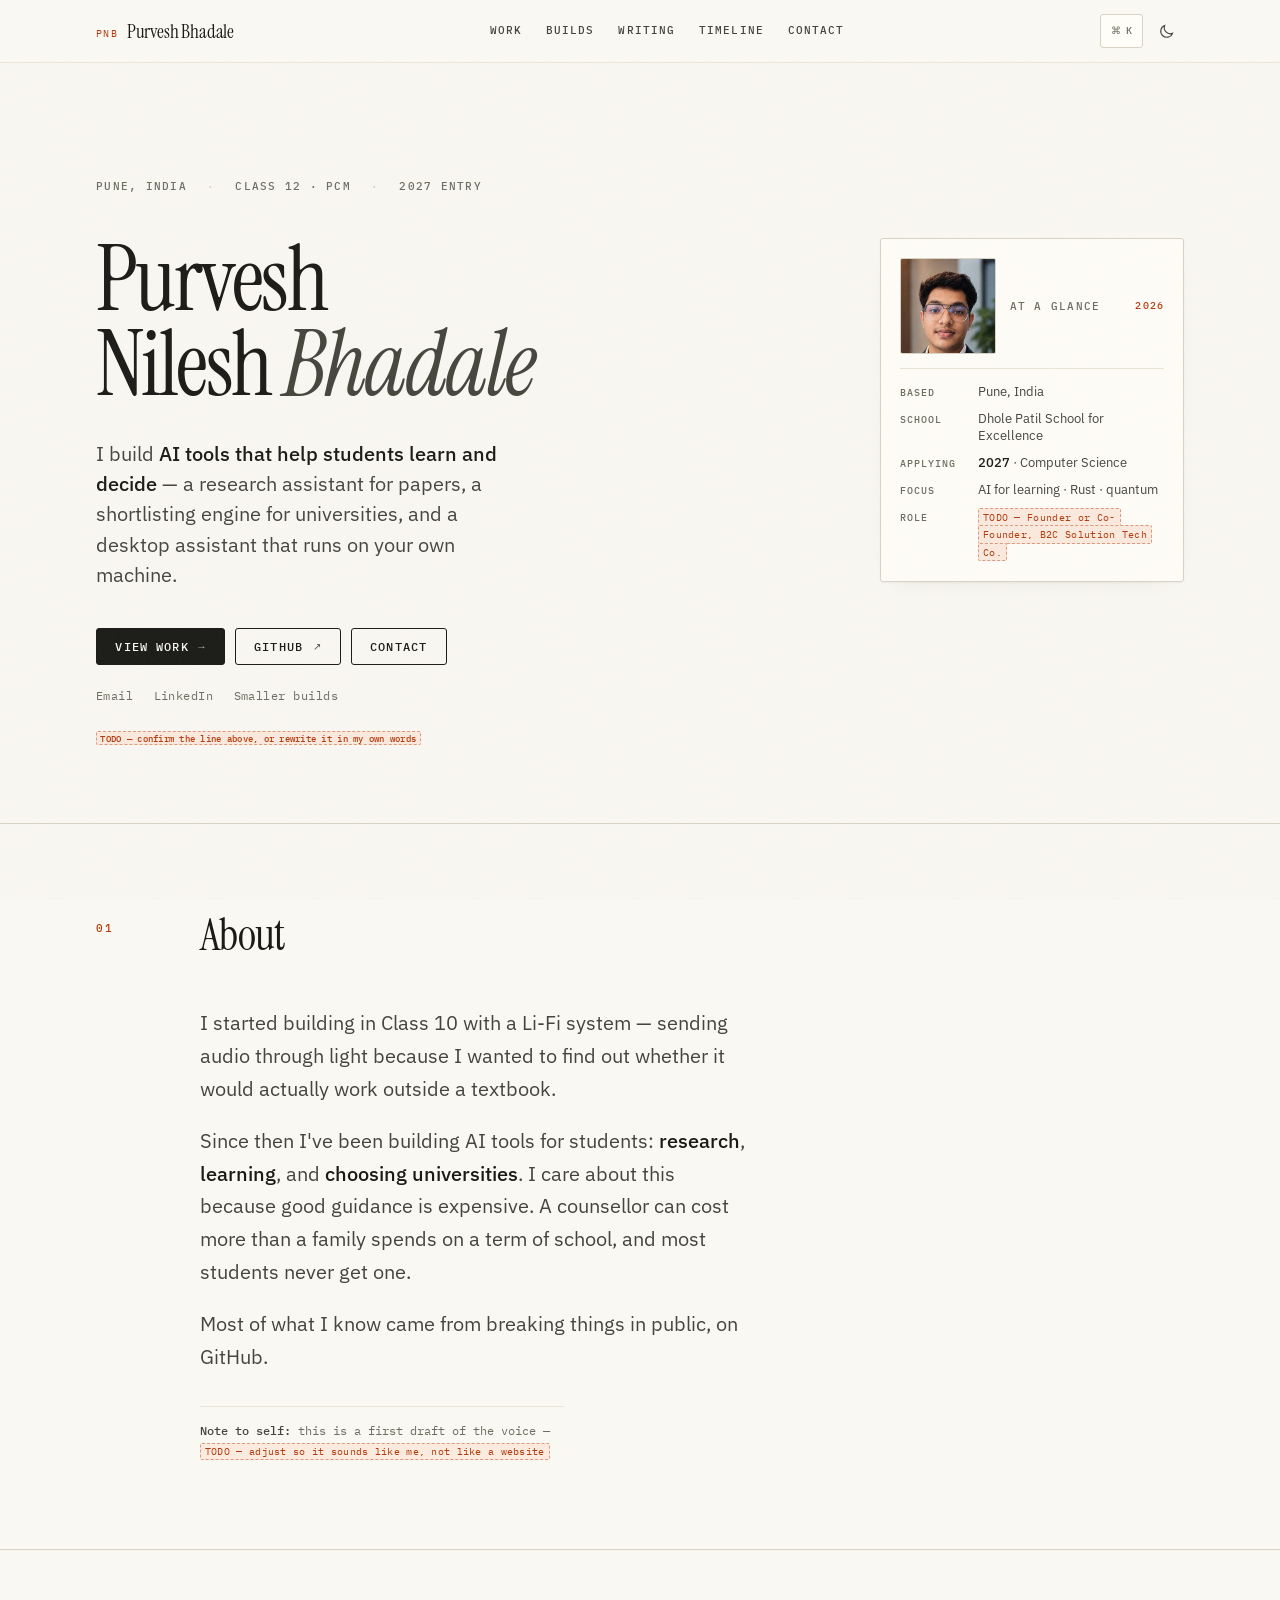
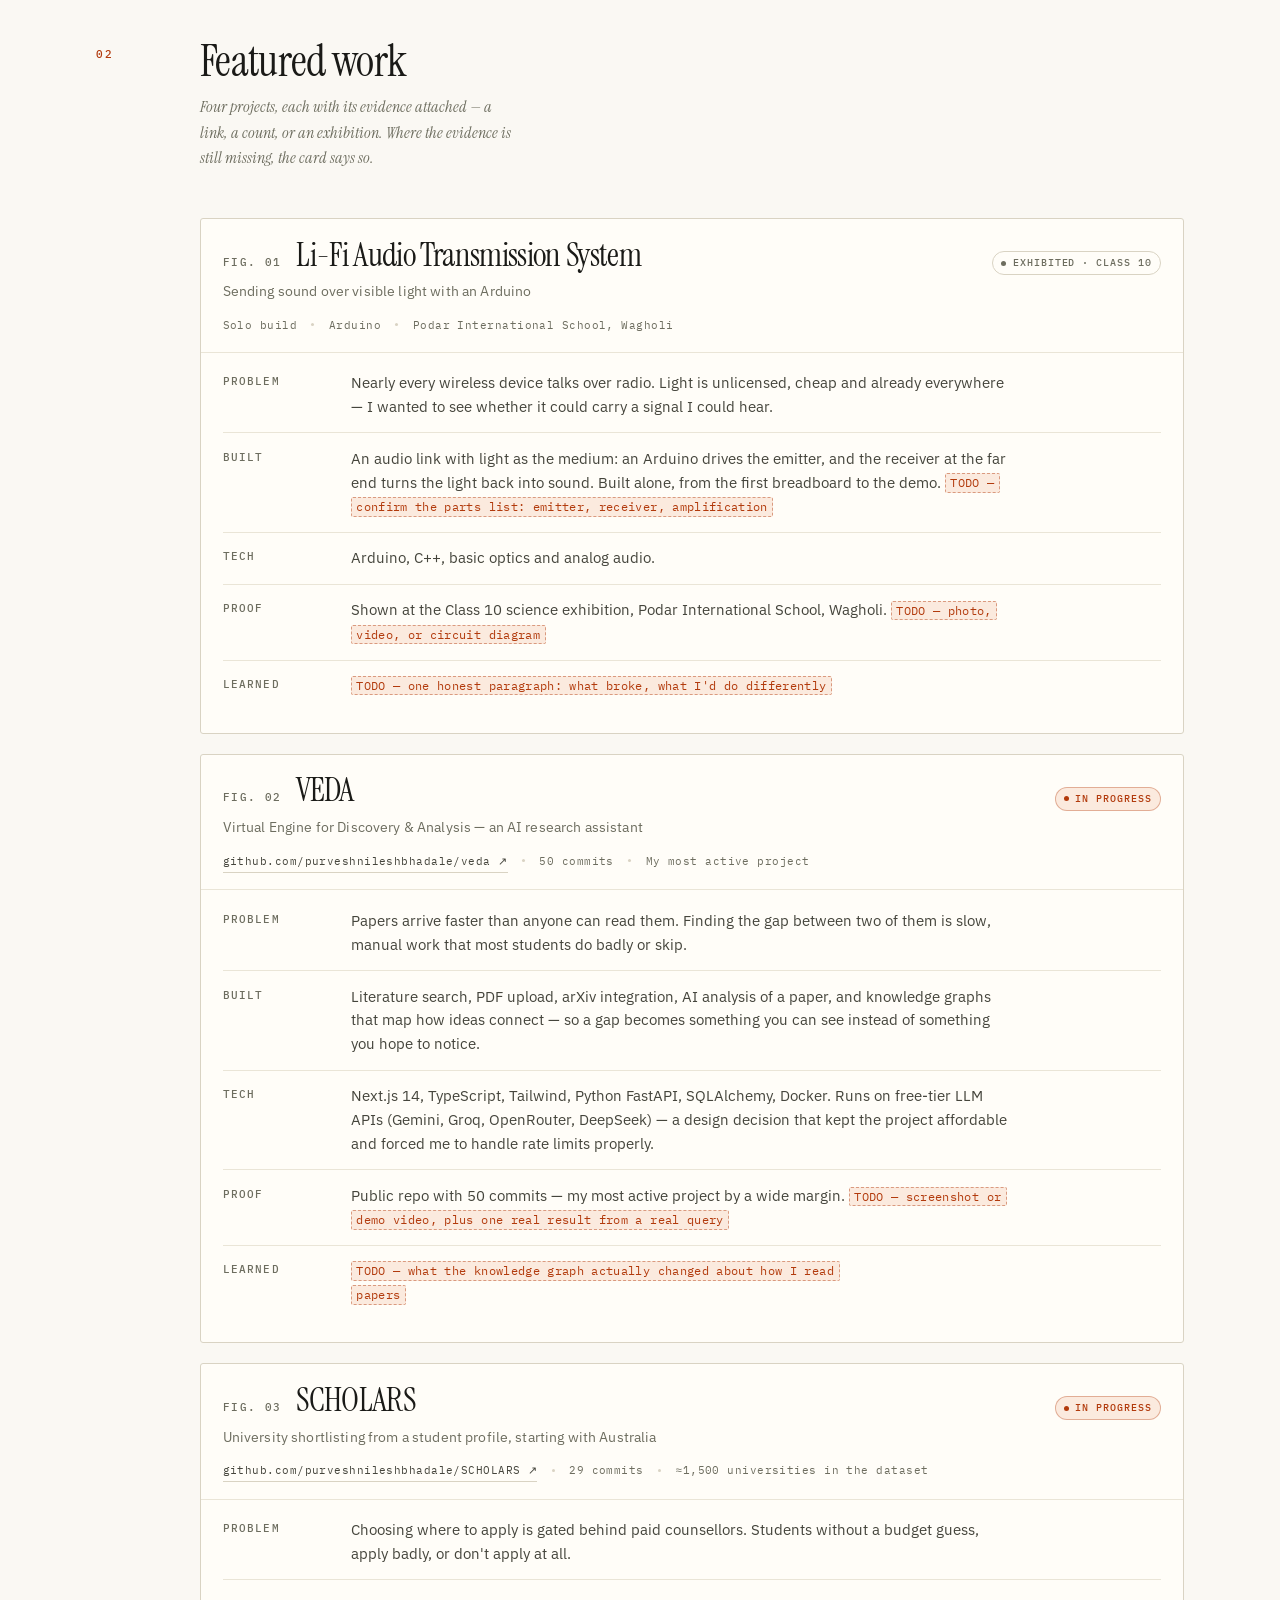
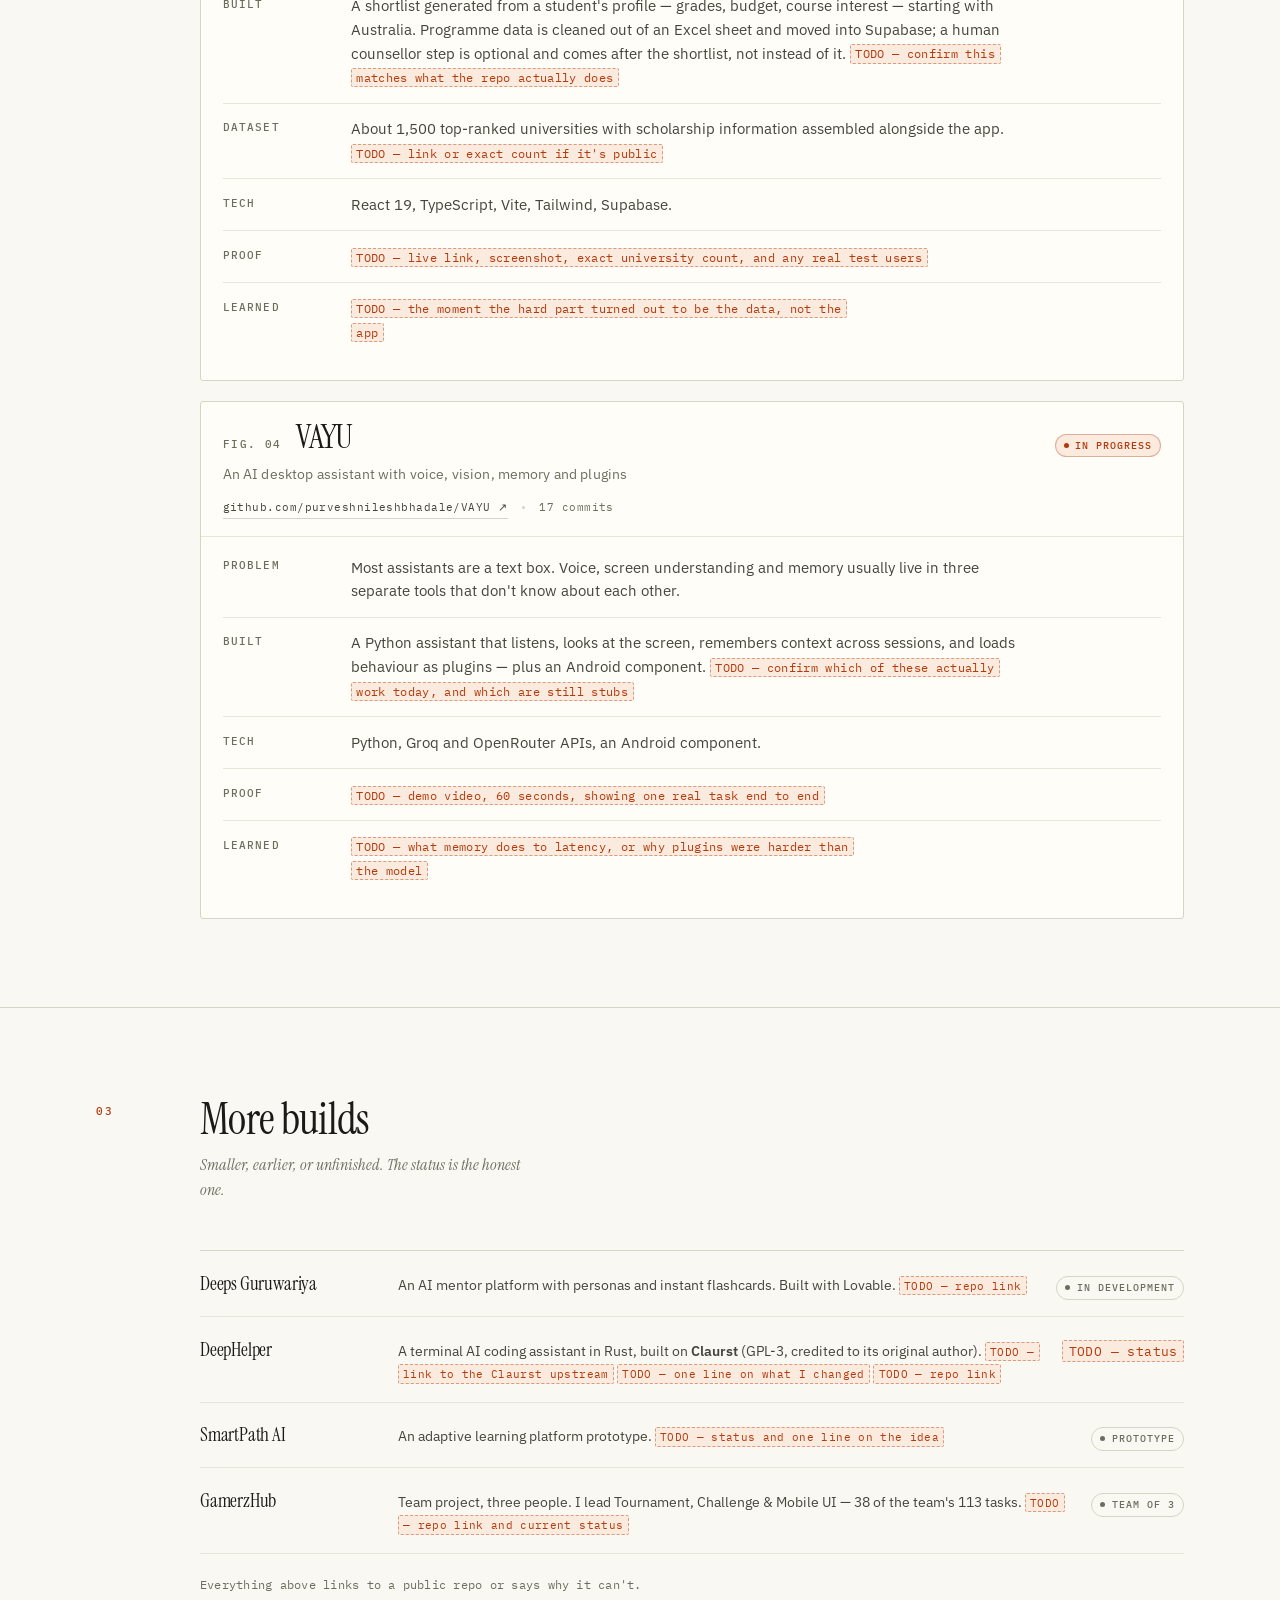
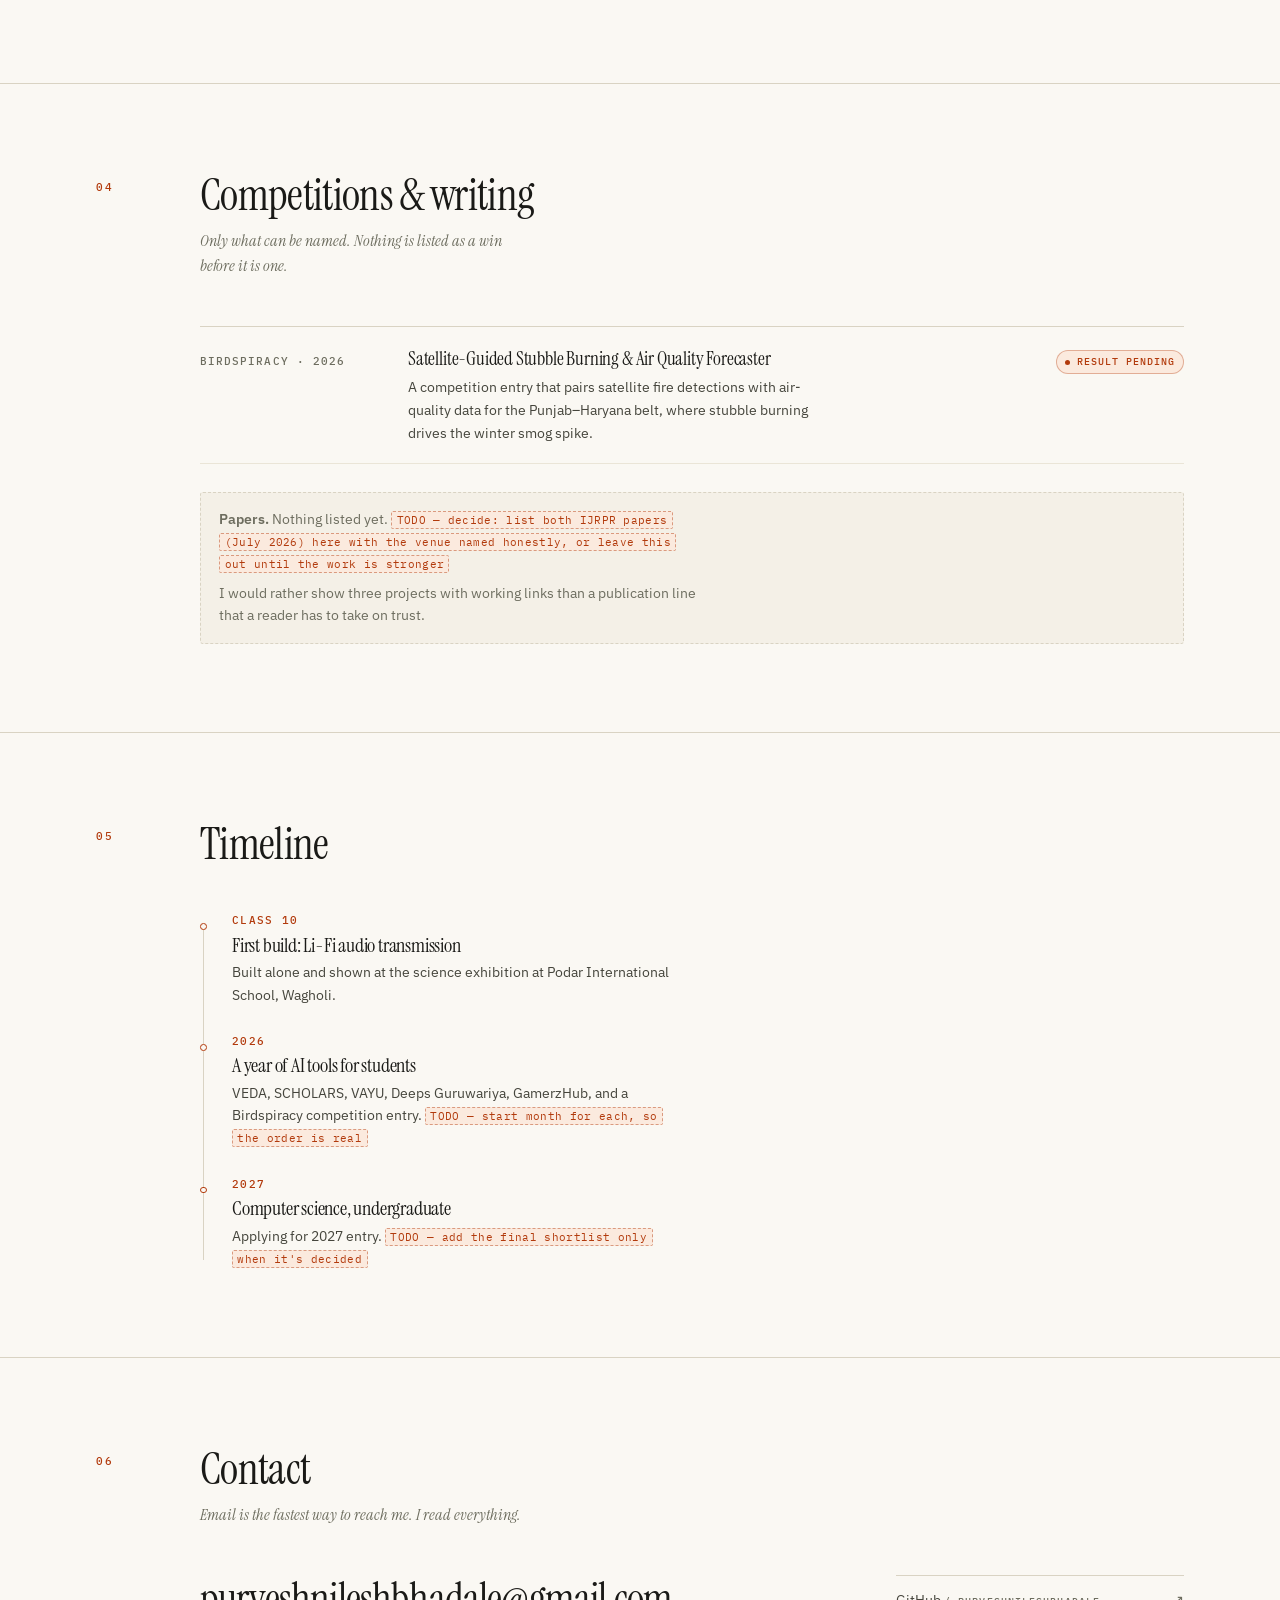
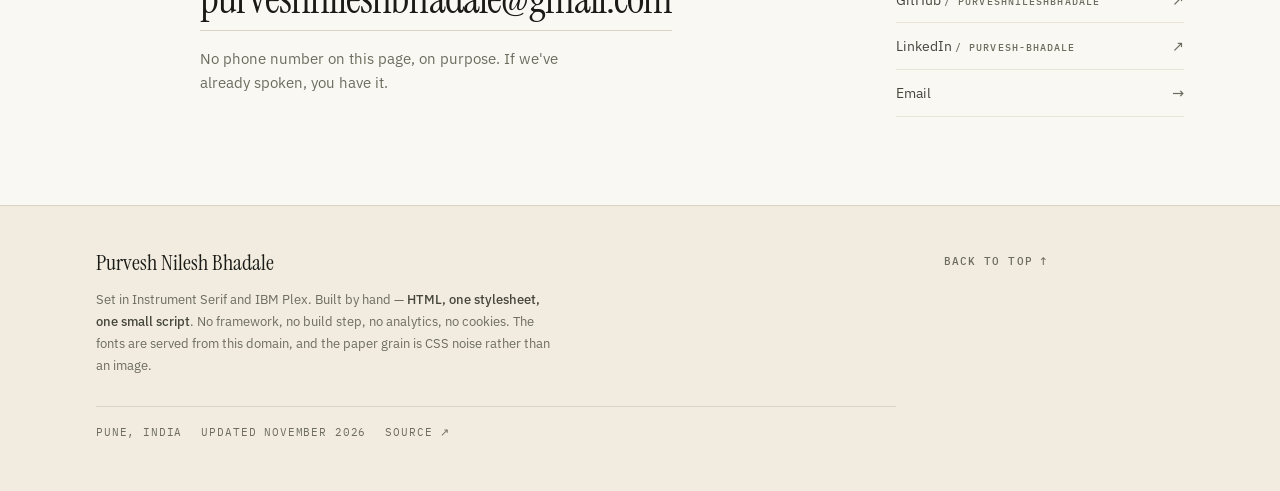
<file: index.html>
<!doctype html>
<html lang="en" data-theme="light">
  <head>
    <meta charset="utf-8" />
    <meta name="viewport" content="width=device-width, initial-scale=1" />

    <title>Purvesh Nilesh Bhadale — AI tools for learning</title>
    <meta
      name="description"
      content="Class 12 student in Pune building AI tools for students: a research assistant, a university shortlisting platform, and a desktop assistant. Projects, evidence, and what I learned."
    />
    <meta name="author" content="Purvesh Nilesh Bhadale" />
    <meta name="robots" content="index, follow, max-image-preview:large, max-snippet:-1" />
    <meta name="color-scheme" content="light dark" />
    <meta name="theme-color" content="#faf8f3" media="(prefers-color-scheme: light)" />
    <meta name="theme-color" content="#131311" media="(prefers-color-scheme: dark)" />
    <link rel="canonical" href="https://purveshnileshbhadale.github.io/" />
    <link rel="sitemap" type="application/xml" title="Sitemap" href="/sitemap.xml" />

    <!-- Google Search Console ownership verification -->
    <meta name="google-site-verification" content="googlebbdd2b06bb6d5c2a" />

    <meta property="og:type" content="profile" />
    <meta property="og:site_name" content="Purvesh Nilesh Bhadale" />
    <meta property="og:title" content="Purvesh Nilesh Bhadale — AI tools for learning" />
    <meta
      property="og:description"
      content="Class 12 student in Pune building AI tools for students: research, learning, and choosing universities."
    />
    <meta property="og:url" content="https://purveshnileshbhadale.github.io/" />
    <meta property="og:locale" content="en_IN" />
    <meta property="profile:first_name" content="Purvesh" />
    <meta property="profile:last_name" content="Bhadale" />
    <meta property="og:image" content="https://purveshnileshbhadale.github.io/assets/img/og-cover.jpg" />
    <meta property="og:image:type" content="image/jpeg" />
    <meta property="og:image:width" content="1200" />
    <meta property="og:image:height" content="630" />
    <meta
      property="og:image:alt"
      content="Purvesh Nilesh Bhadale — I build AI tools that help students learn and decide."
    />

    <meta name="twitter:card" content="summary_large_image" />
    <meta name="twitter:title" content="Purvesh Nilesh Bhadale — AI tools for learning" />
    <meta
      name="twitter:description"
      content="Class 12 student in Pune building AI tools for students: research, learning, and choosing universities."
    />
    <meta name="twitter:image" content="https://purveshnileshbhadale.github.io/assets/img/og-cover.jpg" />

    <link rel="icon" href="assets/img/favicon.svg" type="image/svg+xml" />
    <link rel="preload" href="assets/fonts/instrument-serif-400.woff2" as="font" type="font/woff2" crossorigin />
    <link rel="preload" href="assets/fonts/instrument-serif-400i.woff2" as="font" type="font/woff2" crossorigin />
    <link rel="preload" href="assets/fonts/plex-sans-var.woff2" as="font" type="font/woff2" crossorigin />
    <link rel="preload" href="assets/fonts/plex-mono-400.woff2" as="font" type="font/woff2" crossorigin />
    <link rel="stylesheet" href="assets/css/style.css?v=3" />

    <script>
      // Set the theme before first paint so there is no flash.
      (function () {
        document.documentElement.classList.add("js");
        try {
          var forced = new URLSearchParams(location.search).get("theme");
          if (forced === "light" || forced === "dark") {
            document.documentElement.dataset.theme = forced;
            document.documentElement.dataset.themeForced = "1";
            return;
          }
          var saved = localStorage.getItem("theme");
          var dark = window.matchMedia("(prefers-color-scheme: dark)").matches;
          document.documentElement.dataset.theme = saved || (dark ? "dark" : "light");
        } catch (e) {}
      })();
    </script>

    <script type="application/ld+json">
      {
        "@context": "https://schema.org",
        "@graph": [
          {
            "@type": "WebSite",
            "@id": "https://purveshnileshbhadale.github.io/#website",
            "url": "https://purveshnileshbhadale.github.io/",
            "name": "Purvesh Nilesh Bhadale",
            "inLanguage": "en",
            "publisher": { "@id": "https://purveshnileshbhadale.github.io/#person" }
          },
          {
            "@type": "ProfilePage",
            "@id": "https://purveshnileshbhadale.github.io/#page",
            "url": "https://purveshnileshbhadale.github.io/",
            "name": "Purvesh Nilesh Bhadale — AI tools for learning",
            "isPartOf": { "@id": "https://purveshnileshbhadale.github.io/#website" },
            "about": { "@id": "https://purveshnileshbhadale.github.io/#person" },
            "mainEntity": { "@id": "https://purveshnileshbhadale.github.io/#person" }
          },
          {
            "@type": "Person",
            "@id": "https://purveshnileshbhadale.github.io/#person",
            "name": "Purvesh Nilesh Bhadale",
            "givenName": "Purvesh",
            "additionalName": "Nilesh",
            "familyName": "Bhadale",
            "url": "https://purveshnileshbhadale.github.io/",
            "email": "mailto:purveshnileshbhadale@gmail.com",
            "description": "Class 12 (PCM) student in Pune, India, building AI tools for students.",
            "address": { "@type": "PostalAddress", "addressLocality": "Pune", "addressRegion": "Maharashtra", "addressCountry": "IN" },
            "alumniOf": { "@type": "EducationalOrganization", "name": "Dhole Patil School for Excellence" },
            "sameAs": [
              "https://github.com/purveshnileshbhadale",
              "https://www.linkedin.com/in/purvesh-bhadale-6a30a0400"
            ],
            "knowsAbout": [
              "Artificial intelligence",
              "Systems programming with Rust",
              "Quantum computing",
              "Cryptography",
              "Mathematics"
            ]
          }
        ]
      }
    </script>
  </head>

  <body>
    <a class="skip" href="#main">Skip to content</a>

    <!-- ============================== HEADER ============================== -->
    <header class="site-head">
      <div class="shell site-head__inner">
        <a class="brand" href="#top">
          <span class="brand__mark">PNB</span>
          <span>Purvesh Bhadale</span>
        </a>

        <nav class="nav" aria-label="Sections">
          <a href="#work">Work</a>
          <a href="#builds">Builds</a>
          <a href="#writing">Writing</a>
          <a href="#timeline">Timeline</a>
          <a href="#contact">Contact</a>
        </nav>

        <div class="head-tools">
          <button class="kbd" type="button" data-palette-open>
            <span aria-hidden="true">⌘</span>K
            <span class="visually-hidden">Open quick navigation</span>
          </button>

          <button class="icon-btn nav-toggle" type="button" data-palette-open aria-hidden="false">
            Index
          </button>

          <button class="icon-btn" type="button" data-theme-toggle>
            <svg class="icon-sun" viewBox="0 0 24 24" fill="none" stroke="currentColor" stroke-width="1.6" aria-hidden="true">
              <circle cx="12" cy="12" r="4.2" />
              <path d="M12 2.6v2.2M12 19.2v2.2M2.6 12h2.2M19.2 12h2.2M5.4 5.4l1.6 1.6M17 17l1.6 1.6M18.6 5.4L17 7M7 17l-1.6 1.6" />
            </svg>
            <svg class="icon-moon" viewBox="0 0 24 24" fill="none" stroke="currentColor" stroke-width="1.6" aria-hidden="true">
              <path d="M20.5 14.6A8.6 8.6 0 0 1 9.4 3.5a8.6 8.6 0 1 0 11.1 11.1Z" />
            </svg>
            <span class="visually-hidden">Toggle light and dark mode</span>
          </button>
        </div>
      </div>
    </header>

    <main id="main">
      <!-- ============================== HERO ============================== -->
      <section class="hero" id="top" aria-labelledby="hero-name">
        <div class="shell">
          <div class="hero__top">
            <span class="hero__meta">Pune, India</span>
            <span class="hero__meta">Class 12 · PCM</span>
            <span class="hero__meta">2027 entry</span>
          </div>

          <div class="hero__grid">
            <div>
              <h1 id="hero-name">Purvesh<br />Nilesh <em>Bhadale</em></h1>

              <p class="hero__statement">
                I build <strong>AI tools that help students learn and decide</strong> — a research
                assistant for papers, a shortlisting engine for universities, and a desktop
                assistant that runs on your own machine.
              </p>

              <div class="hero__actions">
                <a class="btn btn--solid" href="#work">
                  View work <span class="btn__arrow" aria-hidden="true">→</span>
                </a>
                <a class="btn" href="https://github.com/purveshnileshbhadale" rel="noopener noreferrer">
                  GitHub <span class="btn__arrow" aria-hidden="true">↗</span>
                </a>
                <a class="btn" href="mailto:purveshnileshbhadale@gmail.com">Contact</a>
              </div>

              <p class="hero__links">
                <a href="#contact">Email</a>
                <a href="https://www.linkedin.com/in/purvesh-bhadale-6a30a0400" rel="noopener noreferrer">LinkedIn</a>
                <a href="#builds">Smaller builds</a>
              </p>

              <p class="mono" style="margin-top: 1.5rem">
                <span class="todo">TODO — confirm the line above, or rewrite it in my own words</span>
              </p>
            </div>

            <aside class="card-index" aria-label="At a glance">
              <div class="card-index__head">
                <img
                  class="card-index__portrait"
                  src="assets/img/portrait-184.jpg"
                  srcset="assets/img/portrait-184.jpg 184w, assets/img/portrait-368.jpg 368w"
                  sizes="96px"
                  width="96"
                  height="96"
                  alt="Purvesh Nilesh Bhadale"
                  fetchpriority="high"
                />
                <span class="mono">At a glance</span>
                <span class="card-index__year">2026</span>
              </div>
              <dl>
                <div>
                  <dt>Based</dt>
                  <dd>Pune, India</dd>
                </div>
                <div>
                  <dt>School</dt>
                  <dd>Dhole Patil School for Excellence</dd>
                </div>
                <div>
                  <dt>Applying</dt>
                  <dd><strong>2027</strong> · Computer Science</dd>
                </div>
                <div>
                  <dt>Focus</dt>
                  <dd>AI for learning · Rust · quantum</dd>
                </div>
                <div>
                  <dt>Role</dt>
                  <dd><span class="todo">TODO — Founder or Co-Founder, B2C Solution Tech Co.</span></dd>
                </div>
              </dl>
            </aside>
          </div>
        </div>
      </section>

      <!-- ============================== ABOUT ============================== -->
      <section class="sec" id="about" aria-labelledby="about-h">
        <div class="shell">
          <header class="sec__head">
            <p class="sec__num">01</p>
            <h2 class="sec__title" id="about-h">About</h2>
          </header>

          <div class="sec__body">
            <div class="about__text">
              <p>
                I started building in Class 10 with a Li-Fi system — sending audio through light
                because I wanted to find out whether it would actually work outside a textbook.
              </p>
              <p>
                Since then I've been building AI tools for students: <strong>research</strong>,
                <strong>learning</strong>, and <strong>choosing universities</strong>. I care about
                this because good guidance is expensive. A counsellor can cost more than a family
                spends on a term of school, and most students never get one.
              </p>
              <p>
                Most of what I know came from breaking things in public, on GitHub.
              </p>
            </div>

            <p class="about__aside">
              <b>Note to self:</b> this is a first draft of the voice —
              <span class="todo">TODO — adjust so it sounds like me, not like a website</span>
            </p>
          </div>
        </div>
      </section>

      <!-- ============================== WORK ============================== -->
      <section class="sec" id="work" aria-labelledby="work-h">
        <div class="shell">
          <header class="sec__head">
            <p class="sec__num">02</p>
            <h2 class="sec__title" id="work-h">Featured work</h2>
            <p class="sec__note">
              Four projects, each with its evidence attached — a link, a count, or an exhibition.
              Where the evidence is still missing, the card says so.
            </p>
          </header>

          <div class="sec__body">
            <!-- 01 · Li-Fi -->
            <article class="project reveal" aria-labelledby="p-lifi">
              <div class="project__head">
                <span class="project__fig">Fig. 01</span>
                <h3 class="project__title" id="p-lifi">Li-Fi Audio Transmission System</h3>
                <span class="project__status"><span class="chip">Exhibited · Class 10</span></span>
              </div>
              <p class="project__sub">Sending sound over visible light with an Arduino</p>

              <div class="project__meta">
                <span>Solo build</span>
                <span>Arduino</span>
                <span>Podar International School, Wagholi</span>
              </div>

              <div class="project__body">
                <dl class="kv">
                  <div>
                    <dt>Problem</dt>
                    <dd>
                      Nearly every wireless device talks over radio. Light is unlicensed, cheap and
                      already everywhere — I wanted to see whether it could carry a signal I could
                      hear.
                    </dd>
                  </div>
                  <div>
                    <dt>Built</dt>
                    <dd>
                      An audio link with light as the medium: an Arduino drives the emitter, and the
                      receiver at the far end turns the light back into sound. Built alone, from the
                      first breadboard to the demo.
                      <span class="todo">TODO — confirm the parts list: emitter, receiver, amplification</span>
                    </dd>
                  </div>
                  <div>
                    <dt>Tech</dt>
                    <dd>Arduino, C++, basic optics and analog audio.</dd>
                  </div>
                  <div>
                    <dt>Proof</dt>
                    <dd>
                      Shown at the Class 10 science exhibition, Podar International School, Wagholi.
                      <span class="todo">TODO — photo, video, or circuit diagram</span>
                    </dd>
                  </div>
                  <div>
                    <dt>Learned</dt>
                    <dd class="learned">
                      <span class="todo">TODO — one honest paragraph: what broke, what I'd do differently</span>
                    </dd>
                  </div>
                </dl>
              </div>
            </article>

            <!-- 02 · VEDA -->
            <article class="project reveal" aria-labelledby="p-veda">
              <div class="project__head">
                <span class="project__fig">Fig. 02</span>
                <h3 class="project__title" id="p-veda">VEDA</h3>
                <span class="project__status"><span class="chip chip--pending">In progress</span></span>
              </div>
              <p class="project__sub">Virtual Engine for Discovery &amp; Analysis — an AI research assistant</p>

              <div class="project__meta">
                <a href="https://github.com/purveshnileshbhadale/veda" rel="noopener noreferrer">github.com/purveshnileshbhadale/veda ↗</a>
                <span>50 commits</span>
                <span>My most active project</span>
              </div>

              <div class="project__body">
                <dl class="kv">
                  <div>
                    <dt>Problem</dt>
                    <dd>
                      Papers arrive faster than anyone can read them. Finding the gap between two
                      of them is slow, manual work that most students do badly or skip.
                    </dd>
                  </div>
                  <div>
                    <dt>Built</dt>
                    <dd>
                      Literature search, PDF upload, arXiv integration, AI analysis of a paper, and
                      knowledge graphs that map how ideas connect — so a gap becomes something you
                      can see instead of something you hope to notice.
                    </dd>
                  </div>
                  <div>
                    <dt>Tech</dt>
                    <dd>
                      Next.js 14, TypeScript, Tailwind, Python FastAPI, SQLAlchemy, Docker. Runs on
                      free-tier LLM APIs (Gemini, Groq, OpenRouter, DeepSeek) — a design decision
                      that kept the project affordable and forced me to handle rate limits properly.
                    </dd>
                  </div>
                  <div>
                    <dt>Proof</dt>
                    <dd>
                      Public repo with 50 commits — my most active project by a wide margin.
                      <span class="todo">TODO — screenshot or demo video, plus one real result from a real query</span>
                    </dd>
                  </div>
                  <div>
                    <dt>Learned</dt>
                    <dd class="learned">
                      <span class="todo">TODO — what the knowledge graph actually changed about how I read papers</span>
                    </dd>
                  </div>
                </dl>
              </div>
            </article>

            <!-- 03 · SCHOLARS -->
            <article class="project reveal" aria-labelledby="p-scholars">
              <div class="project__head">
                <span class="project__fig">Fig. 03</span>
                <h3 class="project__title" id="p-scholars">SCHOLARS</h3>
                <span class="project__status"><span class="chip chip--pending">In progress</span></span>
              </div>
              <p class="project__sub">University shortlisting from a student profile, starting with Australia</p>

              <div class="project__meta">
                <a href="https://github.com/purveshnileshbhadale/SCHOLARS" rel="noopener noreferrer">github.com/purveshnileshbhadale/SCHOLARS ↗</a>
                <span>29 commits</span>
                <span>≈1,500 universities in the dataset</span>
              </div>

              <div class="project__body">
                <dl class="kv">
                  <div>
                    <dt>Problem</dt>
                    <dd>
                      Choosing where to apply is gated behind paid counsellors. Students without a
                      budget guess, apply badly, or don't apply at all.
                    </dd>
                  </div>
                  <div>
                    <dt>Built</dt>
                    <dd>
                      A shortlist generated from a student's profile — grades, budget, course
                      interest — starting with Australia. Programme data is cleaned out of an Excel
                      sheet and moved into Supabase; a human counsellor step is optional and comes
                      after the shortlist, not instead of it.
                      <span class="todo">TODO — confirm this matches what the repo actually does</span>
                    </dd>
                  </div>
                  <div>
                    <dt>Dataset</dt>
                    <dd>
                      About 1,500 top-ranked universities with scholarship information assembled
                      alongside the app.
                      <span class="todo">TODO — link or exact count if it's public</span>
                    </dd>
                  </div>
                  <div>
                    <dt>Tech</dt>
                    <dd>React 19, TypeScript, Vite, Tailwind, Supabase.</dd>
                  </div>
                  <div>
                    <dt>Proof</dt>
                    <dd>
                      <span class="todo">TODO — live link, screenshot, exact university count, and any real test users</span>
                    </dd>
                  </div>
                  <div>
                    <dt>Learned</dt>
                    <dd class="learned">
                      <span class="todo">TODO — the moment the hard part turned out to be the data, not the app</span>
                    </dd>
                  </div>
                </dl>
              </div>
            </article>

            <!-- 04 · VAYU -->
            <article class="project reveal" aria-labelledby="p-vayu">
              <div class="project__head">
                <span class="project__fig">Fig. 04</span>
                <h3 class="project__title" id="p-vayu">VAYU</h3>
                <span class="project__status"><span class="chip chip--pending">In progress</span></span>
              </div>
              <p class="project__sub">An AI desktop assistant with voice, vision, memory and plugins</p>

              <div class="project__meta">
                <a href="https://github.com/purveshnileshbhadale/VAYU" rel="noopener noreferrer">github.com/purveshnileshbhadale/VAYU ↗</a>
                <span>17 commits</span>
              </div>

              <div class="project__body">
                <dl class="kv">
                  <div>
                    <dt>Problem</dt>
                    <dd>
                      Most assistants are a text box. Voice, screen understanding and memory usually
                      live in three separate tools that don't know about each other.
                    </dd>
                  </div>
                  <div>
                    <dt>Built</dt>
                    <dd>
                      A Python assistant that listens, looks at the screen, remembers context across
                      sessions, and loads behaviour as plugins — plus an Android component.
                      <span class="todo">TODO — confirm which of these actually work today, and which are still stubs</span>
                    </dd>
                  </div>
                  <div>
                    <dt>Tech</dt>
                    <dd>Python, Groq and OpenRouter APIs, an Android component.</dd>
                  </div>
                  <div>
                    <dt>Proof</dt>
                    <dd><span class="todo">TODO — demo video, 60 seconds, showing one real task end to end</span></dd>
                  </div>
                  <div>
                    <dt>Learned</dt>
                    <dd class="learned">
                      <span class="todo">TODO — what memory does to latency, or why plugins were harder than the model</span>
                    </dd>
                  </div>
                </dl>
              </div>
            </article>
          </div>
        </div>
      </section>

      <!-- ============================== BUILDS ============================== -->
      <section class="sec" id="builds" aria-labelledby="builds-h">
        <div class="shell">
          <header class="sec__head">
            <p class="sec__num">03</p>
            <h2 class="sec__title" id="builds-h">More builds</h2>
            <p class="sec__note">Smaller, earlier, or unfinished. The status is the honest one.</p>
          </header>

          <div class="sec__body">
            <ul class="builds">
              <li class="build reveal">
                <span class="build__name">Deeps Guruwariya</span>
                <span class="build__desc">
                  An AI mentor platform with personas and instant flashcards. Built with Lovable.
                  <span class="todo">TODO — repo link</span>
                </span>
                <span class="build__state"><span class="chip">In development</span></span>
              </li>

              <li class="build reveal">
                <span class="build__name">DeepHelper</span>
                <span class="build__desc">
                  A terminal AI coding assistant in Rust, built on <strong>Claurst</strong>
                  (GPL-3, credited to its original author).
                  <span class="todo">TODO — link to the Claurst upstream</span>
                  <span class="todo">TODO — one line on what I changed</span>
                  <span class="todo">TODO — repo link</span>
                </span>
                <span class="build__state"><span class="todo">TODO — status</span></span>
              </li>

              <li class="build reveal">
                <span class="build__name">SmartPath AI</span>
                <span class="build__desc">
                  An adaptive learning platform prototype.
                  <span class="todo">TODO — status and one line on the idea</span>
                </span>
                <span class="build__state"><span class="chip">Prototype</span></span>
              </li>

              <li class="build reveal">
                <span class="build__name">GamerzHub</span>
                <span class="build__desc">
                  Team project, three people. I lead Tournament, Challenge &amp; Mobile UI — 38 of
                  the team's 113 tasks.
                  <span class="todo">TODO — repo link and current status</span>
                </span>
                <span class="build__state"><span class="chip">Team of 3</span></span>
              </li>
            </ul>

            <p class="list-note">
              Everything above links to a public repo or says why it can't.
            </p>
          </div>
        </div>
      </section>

      <!-- ============================== WRITING ============================== -->
      <section class="sec" id="writing" aria-labelledby="writing-h">
        <div class="shell">
          <header class="sec__head">
            <p class="sec__num">04</p>
            <h2 class="sec__title" id="writing-h">Competitions &amp; writing</h2>
            <p class="sec__note">Only what can be named. Nothing is listed as a win before it is one.</p>
          </header>

          <div class="sec__body">
            <ul class="entries">
              <li class="entry reveal">
                <span class="entry__kind">Birdspiracy · 2026</span>
                <div class="entry__body">
                  <h3>Satellite-Guided Stubble Burning &amp; Air Quality Forecaster</h3>
                  <p>
                    A competition entry that pairs satellite fire detections with air-quality data
                    for the Punjab–Haryana belt, where stubble burning drives the winter smog spike.
                  </p>
                </div>
                <span class="entry__state"><span class="chip chip--pending">Result pending</span></span>
              </li>
            </ul>

            <div class="papers">
              <p>
                <strong>Papers.</strong> Nothing listed yet.
                <span class="todo">TODO — decide: list both IJRPR papers (July 2026) here with the venue named honestly, or leave this out until the work is stronger</span>
              </p>
              <p>
                I would rather show three projects with working links than a publication line that a
                reader has to take on trust.
              </p>
            </div>
          </div>
        </div>
      </section>

      <!-- ============================== TIMELINE ============================== -->
      <section class="sec" id="timeline" aria-labelledby="timeline-h">
        <div class="shell">
          <header class="sec__head">
            <p class="sec__num">05</p>
            <h2 class="sec__title" id="timeline-h">Timeline</h2>
          </header>

          <div class="sec__body">
            <ol class="timeline">
              <li class="tl reveal">
                <p class="tl__when">Class 10</p>
                <p class="tl__what">First build: Li-Fi audio transmission</p>
                <p class="tl__detail">
                  Built alone and shown at the science exhibition at Podar International School,
                  Wagholi.
                </p>
              </li>
              <li class="tl reveal">
                <p class="tl__when">2026</p>
                <p class="tl__what">A year of AI tools for students</p>
                <p class="tl__detail">
                  VEDA, SCHOLARS, VAYU, Deeps Guruwariya, GamerzHub, and a Birdspiracy competition
                  entry.
                  <span class="todo">TODO — start month for each, so the order is real</span>
                </p>
              </li>
              <li class="tl reveal">
                <p class="tl__when">2027</p>
                <p class="tl__what">Computer science, undergraduate</p>
                <p class="tl__detail">
                  Applying for 2027 entry.
                  <span class="todo">TODO — add the final shortlist only when it's decided</span>
                </p>
              </li>
            </ol>
          </div>
        </div>
      </section>

      <!-- ============================== CONTACT ============================== -->
      <section class="sec" id="contact" aria-labelledby="contact-h">
        <div class="shell">
          <header class="sec__head">
            <p class="sec__num">06</p>
            <h2 class="sec__title" id="contact-h">Contact</h2>
            <p class="sec__note">Email is the fastest way to reach me. I read everything.</p>
          </header>

          <div class="sec__body">
            <!-- assets/js/agent.js reveals this only after the endpoint answers its
                 health check; if the function is down, the section stays hidden. -->
            <div class="agent" data-agent-endpoint="https://purveshnileshbhadale.vercel.app/api/chat" hidden>
              <div class="agent__head">
                <span class="agent__label">Ask about my work</span>
                <span class="chip">Beta</span>
              </div>

              <div class="agent__log" role="log" aria-live="polite" aria-label="Conversation">
                <p class="agent__intro">
                  Answers come only from what's published on this site. If something isn't here,
                  it will say so rather than guess.
                </p>
              </div>

              <ul class="agent__asks">
                <li><button type="button" data-ask="What is VEDA built with?">What is VEDA built with?</button></li>
                <li><button type="button" data-ask="What did you build at school for your Class 10 exhibition?">Your Class 10 project?</button></li>
                <li><button type="button" data-ask="Which parts of VAYU actually work right now?">What works in VAYU?</button></li>
              </ul>

              <form class="agent__form" novalidate>
                <label class="visually-hidden" for="agent-q">Your question</label>
                <input
                  id="agent-q"
                  class="agent__input"
                  name="q"
                  type="text"
                  placeholder="Ask a question…"
                  autocomplete="off"
                  maxlength="500"
                />
                <button class="btn btn--solid" type="submit">
                  Ask <span class="btn__arrow" aria-hidden="true">→</span>
                </button>
              </form>

              <p class="agent__status" data-agent-status role="status"></p>
            </div>

            <div class="contact">
              <div>
                <a class="contact__email" href="mailto:purveshnileshbhadale@gmail.com">
                  purveshnileshbhadale@gmail.com
                </a>
                <p class="contact__note">
                  No phone number on this page, on purpose. If we've already spoken, you have it.
                </p>
              </div>

              <ul class="links-list">
                <li>
                  <a href="https://github.com/purveshnileshbhadale" rel="noopener noreferrer">
                    <span>GitHub <span class="mono">/ purveshnileshbhadale</span></span>
                    <span class="arrow" aria-hidden="true">↗</span>
                  </a>
                </li>
                <li>
                  <a href="https://www.linkedin.com/in/purvesh-bhadale-6a30a0400" rel="noopener noreferrer">
                    <span>LinkedIn <span class="mono">/ purvesh-bhadale</span></span>
                    <span class="arrow" aria-hidden="true">↗</span>
                  </a>
                </li>
                <li>
                  <a href="mailto:purveshnileshbhadale@gmail.com">
                    <span>Email</span>
                    <span class="arrow" aria-hidden="true">→</span>
                  </a>
                </li>
              </ul>
            </div>
          </div>
        </div>
      </section>
    </main>

    <!-- ============================== FOOTER ============================== -->
    <footer class="site-foot">
      <div class="shell">
        <div class="foot__grid">
          <div>
            <p class="foot__sig">Purvesh Nilesh Bhadale</p>
            <p class="colophon">
              Set in Instrument Serif and IBM Plex. Built by hand — <strong>HTML, one stylesheet,
              one small script</strong>. No framework, no build step, no analytics, no cookies. The
              fonts are served from this domain, and the paper grain is CSS noise rather than an
              image.
            </p>
            <div class="foot__meta">
              <span>Pune, India</span>
              <span>Updated November 2026</span>
              <a href="https://github.com/purveshnileshbhadale/purveshnileshbhadale.github.io" rel="noopener noreferrer">Source ↗</a>
            </div>
          </div>

          <div>
            <a class="to-top" href="#top">
              Back to top <span aria-hidden="true">↑</span>
            </a>
          </div>
        </div>
      </div>
    </footer>

    <!-- ============================== PALETTE ============================== -->
    <dialog class="palette" id="palette" aria-label="Quick navigation">
      <div class="palette__field">
        <svg viewBox="0 0 24 24" fill="none" stroke="currentColor" stroke-width="1.8" aria-hidden="true">
          <circle cx="10.5" cy="10.5" r="6.5" />
          <path d="m15.5 15.5 4.5 4.5" />
        </svg>
        <input
          class="palette__input"
          type="text"
          id="palette-input"
          placeholder="Jump to a section, repo, or link…"
          autocomplete="off"
          spellcheck="false"
          aria-controls="palette-list"
          aria-expanded="true"
          role="combobox"
          aria-autocomplete="list"
        />
        <span class="palette__esc" aria-hidden="true">esc</span>
      </div>
      <ul class="palette__list" id="palette-list" role="listbox" aria-label="Results"></ul>
      <div class="palette__foot">
        <span>↑↓ to move</span>
        <span>↵ to open</span>
        <span>esc to close</span>
      </div>
    </dialog>

    <script src="assets/js/site.js?v=3" defer></script>
    <script src="assets/js/agent.js?v=2" defer></script>
  </body>
</html>
</file>
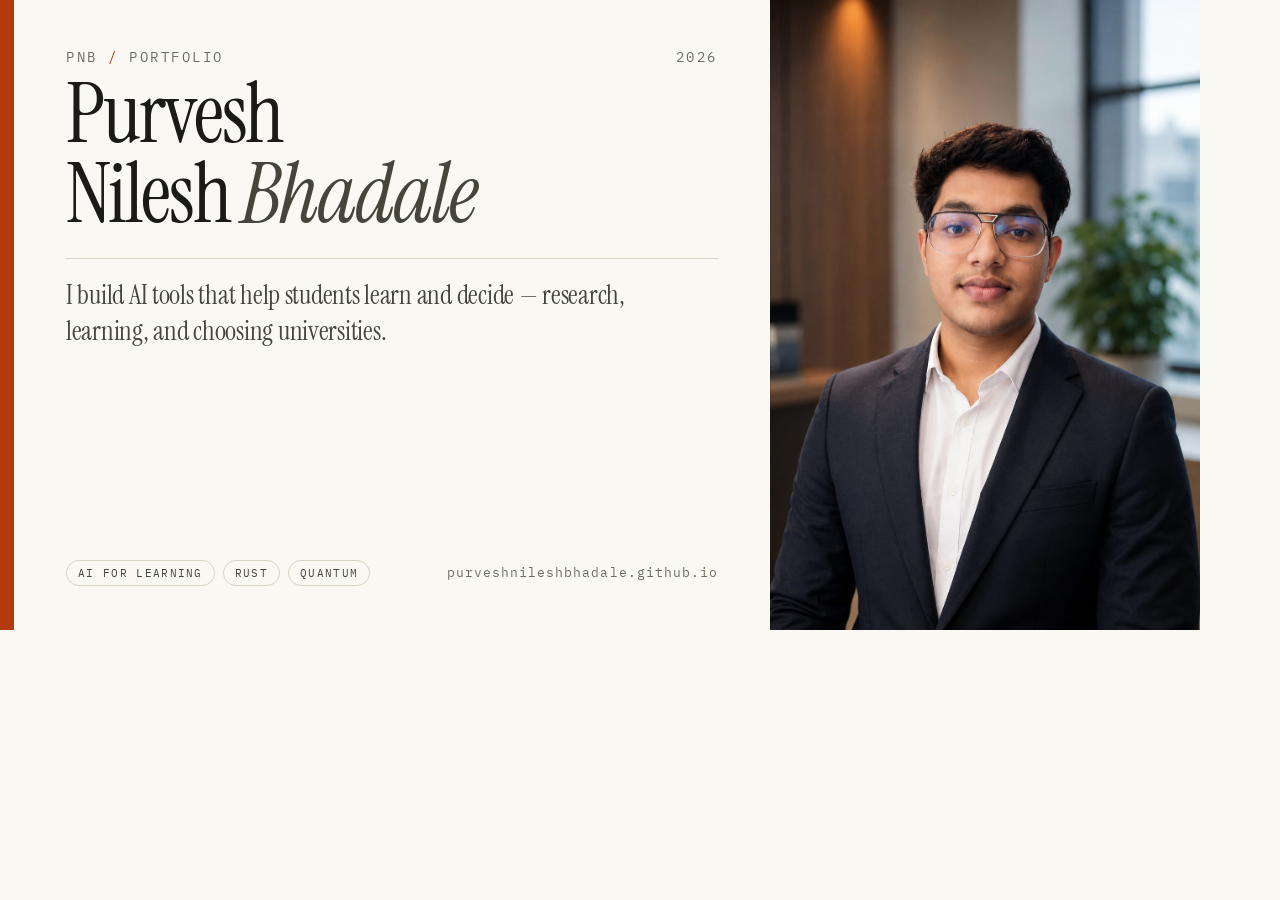
<file: assets/og/og-card.html>
<!doctype html>
<html lang="en">
  <head>
    <meta charset="utf-8" />
    <meta name="robots" content="noindex" />
    <title>Social preview card</title>
    <!-- Source for assets/img/og-cover.jpg. Rendered at exactly 1200×630. -->
    <style>
      @font-face {
        font-family: "Instrument Serif";
        src: url("/assets/fonts/instrument-serif-400.woff2") format("woff2");
        font-weight: 400;
        font-style: normal;
      }
      @font-face {
        font-family: "Instrument Serif";
        src: url("/assets/fonts/instrument-serif-400i.woff2") format("woff2");
        font-weight: 400;
        font-style: italic;
      }
      @font-face {
        font-family: "IBM Plex Sans";
        src: url("/assets/fonts/plex-sans-var.woff2") format("woff2");
        font-weight: 400 600;
        font-style: normal;
      }
      @font-face {
        font-family: "IBM Plex Mono";
        src: url("/assets/fonts/plex-mono-400.woff2") format("woff2");
        font-weight: 400;
      }

      * { box-sizing: border-box; }

      html,
      body {
        margin: 0;
        width: 1200px;
        height: 630px;
        overflow: hidden;
      }

      body {
        background: #faf8f3;
        color: #1a1a17;
        font-family: "IBM Plex Sans", sans-serif;
        display: flex;
      }

      .edge {
        width: 14px;
        flex: none;
        background: #b23a0c;
      }

      .card {
        flex: 1;
        min-width: 0;
        padding: 48px 52px 44px;
        display: flex;
        flex-direction: column;
        justify-content: space-between;
        position: relative;
      }

      .top {
        display: flex;
        justify-content: space-between;
        align-items: baseline;
        font-family: "IBM Plex Mono", monospace;
        font-size: 14px;
        letter-spacing: 0.18em;
        text-transform: uppercase;
        color: #6d6d5f;
      }

      .top .accent { color: #b23a0c; }

      h1 {
        margin: 8px 0 0;
        font-family: "Instrument Serif", serif;
        font-weight: 400;
        font-size: 84px;
        line-height: 0.95;
        letter-spacing: -0.025em;
      }

      h1 em {
        font-style: italic;
        color: #45453c;
      }

      .rule {
        height: 1px;
        background: #d9d3c3;
        margin: 24px 0 18px;
        width: 100%;
      }

      .statement {
        font-family: "Instrument Serif", serif;
        font-size: 27px;
        line-height: 1.34;
        letter-spacing: -0.01em;
        color: #45453c;
        max-width: 640px;
        margin: 0;
      }

      .bottom {
        display: flex;
        justify-content: space-between;
        align-items: baseline;
        gap: 16px;
        font-family: "IBM Plex Mono", monospace;
        font-size: 13px;
        letter-spacing: 0.08em;
        color: #6d6d5f;
      }

      .chips {
        display: flex;
        gap: 8px;
        flex: none;
      }

      .chip {
        border: 1px solid #d9d3c3;
        border-radius: 999px;
        padding: 5px 11px;
        font-size: 11px;
        letter-spacing: 0.12em;
        text-transform: uppercase;
        color: #45453c;
      }

      .url { white-space: nowrap; }

      .photo {
        width: 430px;
        flex: none;
        position: relative;
        background: #e8e2d5;
      }

      .photo img {
        width: 100%;
        height: 100%;
        object-fit: cover;
        object-position: center 28%;
        display: block;
        filter: saturate(0.94);
      }

      .photo::after {
        content: "";
        position: absolute;
        inset: 0;
        box-shadow: inset 1px 0 0 rgb(26 26 23 / 12%);
      }
    </style>
  </head>
  <body>
    <div class="edge"></div>
    <div class="card">
      <div>
        <div class="top">
          <span>PNB <span class="accent">/</span> Portfolio</span>
          <span>2026</span>
        </div>

        <h1>Purvesh<br />Nilesh <em>Bhadale</em></h1>

        <div class="rule"></div>

        <p class="statement">
          I build AI tools that help students learn and decide — research, learning, and
          choosing universities.
        </p>
      </div>

      <div class="bottom">
        <div class="chips">
          <span class="chip">AI for learning</span>
          <span class="chip">Rust</span>
          <span class="chip">Quantum</span>
        </div>
        <span class="url">purveshnileshbhadale.github.io</span>
      </div>
    </div>
    <div class="photo">
      <img src="/assets/img/portrait-source.jpg" alt="" width="430" height="630" />
    </div>
  </body>
</html>
</file>
<file: assets/css/style.css>
/* ==========================================================================
   Purvesh Nilesh Bhadale — personal site
   Hand-written CSS. No framework, no build step.
   1. Tokens & themes
   2. Fonts
   3. Reset & base
   4. Layout
   5. Components
   6. Sections
   7. Command palette
   8. Motion, print, utilities
   ========================================================================== */

/* 1. Tokens ---------------------------------------------------------------- */

:root {
  --paper: #faf8f3;
  --paper-raise: #fffdf8;
  --paper-sink: #f1ecdf;

  --ink: #1a1a17;
  --ink-2: #45453c;
  --ink-3: #6d6d5f;

  --rule: #d9d3c3;
  --rule-2: #eae5d7;

  --accent: #b23a0c;
  --accent-soft: #fbeade;

  --tag: #3f5f43;
  --tag-soft: #e8eee6;

  --shadow: 0 1px 2px rgb(26 26 23 / 4%), 0 8px 24px -16px rgb(26 26 23 / 12%);
  --grain: 0.055;

  --serif: "Instrument Serif", "Iowan Old Style", "Palatino Linotype", Georgia, serif;
  --sans: "IBM Plex Sans", ui-sans-serif, system-ui, -apple-system, "Segoe UI", sans-serif;
  --mono: "IBM Plex Mono", ui-monospace, SFMono-Regular, Menlo, Consolas, monospace;

  --shell: 68rem;
  --gutter: 6.5rem;
  --radius: 3px;

  --ease: cubic-bezier(0.22, 0.61, 0.36, 1);
}

[data-theme="dark"] {
  --paper: #131311;
  --paper-raise: #1a1a17;
  --paper-sink: #0d0d0b;

  --ink: #edeae2;
  --ink-2: #b6b3a6;
  --ink-3: #8b887c;

  --rule: #2d2d26;
  --rule-2: #232320;

  --accent: #f0803f;
  --accent-soft: #2b1a10;

  --tag: #9dc48f;
  --tag-soft: #1d261b;

  --shadow: 0 1px 2px rgb(0 0 0 / 30%), 0 10px 30px -18px rgb(0 0 0 / 60%);
  --grain: 0.04;
}

/* 2. Fonts ----------------------------------------------------------------- */

@font-face {
  font-family: "Instrument Serif";
  src: url("../fonts/instrument-serif-400.woff2") format("woff2");
  font-weight: 400;
  font-style: normal;
  font-display: swap;
}
@font-face {
  font-family: "Instrument Serif";
  src: url("../fonts/instrument-serif-400i.woff2") format("woff2");
  font-weight: 400;
  font-style: italic;
  font-display: swap;
}
@font-face {
  font-family: "IBM Plex Sans";
  src: url("../fonts/plex-sans-var.woff2") format("woff2");
  font-weight: 400 600;
  font-style: normal;
  font-display: swap;
}
@font-face {
  font-family: "IBM Plex Mono";
  src: url("../fonts/plex-mono-400.woff2") format("woff2");
  font-weight: 400;
  font-style: normal;
  font-display: swap;
}
@font-face {
  font-family: "IBM Plex Mono";
  src: url("../fonts/plex-mono-500.woff2") format("woff2");
  font-weight: 500;
  font-style: normal;
  font-display: swap;
}

/* 3. Reset & base ---------------------------------------------------------- */

*,
*::before,
*::after {
  box-sizing: border-box;
}

html {
  -webkit-text-size-adjust: 100%;
  scroll-behavior: smooth;
  scroll-padding-top: 5.5rem;
}

body {
  margin: 0;
  background: var(--paper);
  color: var(--ink);
  font-family: var(--sans);
  font-size: 1.0625rem;
  line-height: 1.62;
  font-synthesis-weight: none;
  -webkit-font-smoothing: antialiased;
  -moz-osx-font-smoothing: grayscale;
  text-rendering: optimizeLegibility;
  overflow-x: hidden;
}

/* barely-there paper grain; sits above the page, ignores the pointer */
body::after {
  content: "";
  position: fixed;
  inset: 0;
  z-index: 1;
  pointer-events: none;
  opacity: var(--grain);
  background-image: url("data:image/svg+xml,%3Csvg xmlns='http://www.w3.org/2000/svg' width='160' height='160'%3E%3Cfilter id='n'%3E%3CfeTurbulence type='fractalNoise' baseFrequency='0.85' numOctaves='3' stitchTiles='stitch'/%3E%3C/filter%3E%3Crect width='160' height='160' filter='url(%23n)'/%3E%3C/svg%3E");
}

h1,
h2,
h3,
h4 {
  font-family: var(--serif);
  font-weight: 400;
  letter-spacing: -0.015em;
  line-height: 1.06;
  margin: 0;
  text-wrap: balance;
}

p {
  margin: 0;
}

a {
  color: inherit;
}

img,
svg {
  max-width: 100%;
  height: auto;
  display: block;
}

::selection {
  background: var(--accent);
  color: var(--paper-raise);
}

:focus-visible {
  outline: 2px solid var(--accent);
  outline-offset: 3px;
  border-radius: 1px;
}

/* 4. Layout ---------------------------------------------------------------- */

.shell {
  width: min(var(--shell), 100% - 2.5rem);
  margin-inline: auto;
}

@media (min-width: 48rem) {
  .shell {
    width: min(var(--shell), 100% - 4rem);
  }
}

.skip {
  position: absolute;
  left: 1rem;
  top: -4rem;
  z-index: 100;
  background: var(--ink);
  color: var(--paper);
  padding: 0.7rem 1rem;
  font: 500 0.75rem/1 var(--mono);
  letter-spacing: 0.08em;
  text-transform: uppercase;
  text-decoration: none;
  transition: top 0.2s var(--ease);
}
.skip:focus {
  top: 1rem;
}

/* 5. Components ------------------------------------------------------------ */

.mono {
  font-family: var(--mono);
  font-size: 0.7rem;
  letter-spacing: 0.11em;
  text-transform: uppercase;
  font-weight: 500;
  color: var(--ink-3);
}

.link {
  color: var(--ink);
  text-decoration: underline;
  text-decoration-color: var(--rule);
  text-decoration-thickness: 1px;
  text-underline-offset: 0.22em;
  transition: color 0.18s var(--ease), text-decoration-color 0.18s var(--ease);
}
.link:hover {
  color: var(--accent);
  text-decoration-color: currentColor;
}

.btn {
  display: inline-flex;
  align-items: center;
  gap: 0.6rem;
  padding: 0.72rem 1.15rem;
  border: 1px solid var(--ink);
  border-radius: var(--radius);
  background: transparent;
  color: var(--ink);
  font: 500 0.72rem/1 var(--mono);
  letter-spacing: 0.1em;
  text-transform: uppercase;
  text-decoration: none;
  white-space: nowrap;
  transition: background 0.18s var(--ease), color 0.18s var(--ease),
    border-color 0.18s var(--ease), transform 0.18s var(--ease);
}
.btn:hover {
  background: var(--ink);
  color: var(--paper);
}
.btn:active {
  transform: translateY(1px);
}
.btn--solid {
  background: var(--ink);
  color: var(--paper);
}
.btn--solid:hover {
  background: var(--accent);
  border-color: var(--accent);
  color: #fffdf8;
}
.btn__arrow {
  font-size: 0.9em;
  opacity: 0.75;
  transition: transform 0.18s var(--ease);
}
.btn:hover .btn__arrow {
  transform: translateX(2px);
  opacity: 1;
}

/* TODO marker — deliberately visible, deliberately styled */
.todo {
  display: inline;
  font-family: var(--mono);
  font-size: 0.78em;
  letter-spacing: 0.03em;
  text-transform: none;
  color: var(--accent);
  background: var(--accent-soft);
  border: 1px dashed color-mix(in srgb, var(--accent) 45%, transparent);
  border-radius: 2px;
  padding: 0.1em 0.4em;
  box-decoration-break: clone;
  -webkit-box-decoration-break: clone;
  white-space: normal;
}

.chip {
  display: inline-flex;
  align-items: center;
  gap: 0.42rem;
  padding: 0.24rem 0.5rem;
  border: 1px solid var(--rule);
  border-radius: 999px;
  font: 500 0.62rem/1.4 var(--mono);
  letter-spacing: 0.1em;
  text-transform: uppercase;
  color: var(--ink-3);
  white-space: nowrap;
}
.chip::before {
  content: "";
  width: 5px;
  height: 5px;
  border-radius: 50%;
  background: currentColor;
  flex: none;
}
.chip--live {
  color: var(--tag);
  border-color: color-mix(in srgb, var(--tag) 35%, transparent);
  background: var(--tag-soft);
}
.chip--pending {
  color: var(--accent);
  border-color: color-mix(in srgb, var(--accent) 35%, transparent);
  background: var(--accent-soft);
}

/* 6. Sections -------------------------------------------------------------- */

/* header ------------------------------------------------------------------ */

.site-head {
  position: sticky;
  top: 0;
  z-index: 20;
  background: var(--paper);
  border-bottom: 1px solid var(--rule-2);
}

.site-head__inner {
  display: flex;
  align-items: center;
  justify-content: space-between;
  gap: 1rem;
  min-height: 3.9rem;
}

.brand {
  display: flex;
  align-items: baseline;
  gap: 0.55rem;
  font-family: var(--serif);
  font-size: 1.2rem;
  letter-spacing: -0.01em;
  text-decoration: none;
  color: var(--ink);
}
.brand__mark {
  font-family: var(--mono);
  font-size: 0.6rem;
  letter-spacing: 0.14em;
  color: var(--accent);
  translate: 0 -0.15em;
}

.nav {
  display: none;
  align-items: center;
  gap: 1.5rem;
}
.nav a {
  font: 500 0.68rem/1 var(--mono);
  letter-spacing: 0.1em;
  text-transform: uppercase;
  text-decoration: none;
  color: var(--ink-2);
  padding: 0.5rem 0;
  border-bottom: 1px solid transparent;
  transition: color 0.16s var(--ease), border-color 0.16s var(--ease);
}
.nav a:hover,
.nav a[aria-current="true"] {
  color: var(--ink);
  border-bottom-color: var(--accent);
}

.head-tools {
  display: flex;
  align-items: center;
  gap: 0.4rem;
}

.icon-btn {
  display: inline-flex;
  align-items: center;
  justify-content: center;
  gap: 0.5rem;
  width: 2.15rem;
  height: 2.15rem;
  padding: 0;
  border: 1px solid transparent;
  border-radius: var(--radius);
  background: transparent;
  color: var(--ink-2);
  cursor: pointer;
  transition: color 0.16s var(--ease), border-color 0.16s var(--ease),
    background 0.16s var(--ease);
}
.icon-btn:hover {
  color: var(--ink);
  border-color: var(--rule);
  background: var(--paper-raise);
}
.icon-btn svg {
  width: 17px;
  height: 17px;
}

/* show the mode you would switch *to* */
.icon-sun,
.icon-moon {
  display: none;
}
[data-theme="light"] .icon-moon {
  display: block;
}
[data-theme="dark"] .icon-sun {
  display: block;
}

.kbd {
  display: none;
  align-items: center;
  gap: 0.3rem;
  height: 2.15rem;
  padding: 0 0.6rem;
  border: 1px solid var(--rule);
  border-radius: var(--radius);
  background: var(--paper-raise);
  color: var(--ink-3);
  font: 500 0.63rem/1 var(--mono);
  letter-spacing: 0.06em;
  cursor: pointer;
  transition: color 0.16s var(--ease), border-color 0.16s var(--ease);
}
.kbd:hover {
  color: var(--ink);
  border-color: var(--ink-3);
}
.nav-toggle {
  display: inline-flex;
  width: auto;
  padding-inline: 0.65rem;
  gap: 0.4rem;
  border-color: var(--rule);
  font: 500 0.63rem/1 var(--mono);
  letter-spacing: 0.1em;
  text-transform: uppercase;
}

@media (min-width: 56rem) {
  .nav {
    display: flex;
  }
  .kbd {
    display: inline-flex;
  }
  .nav-toggle {
    display: none;
  }
}

/* hero -------------------------------------------------------------------- */

.hero {
  padding-block: clamp(3.5rem, 9vw, 7.5rem) clamp(3rem, 6vw, 5rem);
  border-bottom: 1px solid var(--rule);
}

.hero__top {
  display: flex;
  flex-wrap: wrap;
  align-items: baseline;
  gap: 0.5rem 1.25rem;
  margin-bottom: clamp(1.6rem, 4vw, 2.75rem);
}
.hero__meta {
  font: 500 0.66rem/1.5 var(--mono);
  letter-spacing: 0.12em;
  text-transform: uppercase;
  color: var(--ink-3);
}
.hero__meta + .hero__meta::before {
  content: "·";
  margin-right: 1.25rem;
  color: var(--rule);
}

/* below this width the separators wrap onto the next line and look like stray dots */
@media (max-width: 34rem) {
  .hero__top {
    column-gap: 1.1rem;
    row-gap: 0.35rem;
  }
  .hero__meta + .hero__meta::before {
    content: none;
  }
}

.hero__grid {
  display: grid;
  gap: clamp(2rem, 5vw, 4rem);
  grid-template-columns: 1fr;
  align-items: start;
}

@media (min-width: 60rem) {
  .hero__grid {
    grid-template-columns: minmax(0, 1fr) 19rem;
    gap: 4rem;
  }
}

.hero h1 {
  font-size: clamp(2.85rem, 8.6vw, 5.6rem);
  letter-spacing: -0.028em;
  line-height: 0.94;
}
.hero h1 em {
  font-style: italic;
  color: var(--ink-2);
}

.hero__statement {
  margin-top: clamp(1.5rem, 3vw, 2rem);
  max-width: 34ch;
  font-size: clamp(1.05rem, 1.9vw, 1.22rem);
  line-height: 1.55;
  color: var(--ink-2);
}
.hero__statement strong {
  color: var(--ink);
  font-weight: 500;
}

.hero__actions {
  display: flex;
  flex-wrap: wrap;
  gap: 0.6rem;
  margin-top: clamp(1.75rem, 3vw, 2.4rem);
}

.hero__links {
  display: flex;
  flex-wrap: wrap;
  gap: 1.25rem;
  margin-top: 1.5rem;
  font: 400 0.78rem/1 var(--mono);
  letter-spacing: 0.04em;
  color: var(--ink-3);
}
.hero__links a {
  text-decoration: none;
  color: var(--ink-3);
  border-bottom: 1px solid transparent;
  padding-bottom: 2px;
  transition: color 0.16s var(--ease), border-color 0.16s var(--ease);
}
.hero__links a:hover {
  color: var(--ink);
  border-bottom-color: var(--rule);
}

/* the index card floating in the margin */
.card-index {
  border: 1px solid var(--rule);
  background: var(--paper-raise);
  border-radius: var(--radius);
  padding: 1.15rem 1.2rem 1.25rem;
  box-shadow: var(--shadow);
}
.card-index__head {
  display: flex;
  align-items: center;
  gap: 0.85rem;
  padding-bottom: 0.9rem;
  border-bottom: 1px solid var(--rule-2);
}

.card-index__portrait {
  display: block;
  width: 96px;
  height: 96px;
  flex: none;
  object-fit: cover;
  border: 1px solid var(--rule);
  border-radius: 2px;
  filter: saturate(0.92);
}

.card-index__year {
  margin-left: auto;
  font: 500 0.62rem/1 var(--mono);
  letter-spacing: 0.11em;
  text-transform: uppercase;
  color: var(--accent);
}
.card-index dl {
  display: grid;
  gap: 0.55rem;
  margin: 0.85rem 0 0;
  font-size: 0.83rem;
  line-height: 1.35;
}
.card-index dl > div {
  display: grid;
  grid-template-columns: 4.1rem minmax(0, 1fr);
  gap: 0.75rem;
  align-items: baseline;
}
.card-index dt {
  font: 500 0.6rem/1.5 var(--mono);
  letter-spacing: 0.1em;
  text-transform: uppercase;
  color: var(--ink-3);
}
.card-index dd {
  margin: 0;
  color: var(--ink-2);
}
.card-index dd strong {
  color: var(--ink);
  font-weight: 500;
}

/* section frame ----------------------------------------------------------- */

.sec {
  padding-block: clamp(3.25rem, 7vw, 5.5rem);
  border-bottom: 1px solid var(--rule);
}
.sec:last-of-type {
  border-bottom: 0;
}

.sec__head {
  display: grid;
  grid-template-columns: 1fr;
  gap: 0.6rem;
  margin-bottom: clamp(1.9rem, 4vw, 3rem);
}
.sec__num {
  font: 500 0.68rem/1 var(--mono);
  letter-spacing: 0.14em;
  color: var(--accent);
}
.sec__title {
  font-size: clamp(1.85rem, 4.2vw, 2.75rem);
}
.sec__note {
  max-width: 46ch;
  font-family: var(--serif);
  font-style: italic;
  font-size: 1.02rem;
  line-height: 1.55;
  color: var(--ink-3);
}

@media (min-width: 60rem) {
  .sec__head {
    grid-template-columns: var(--gutter) minmax(0, 1fr);
    column-gap: 0;
    align-items: start;
  }
  .sec__num {
    padding-top: 0.65rem;
  }
  .sec__title,
  .sec__note {
    grid-column: 2;
  }
  .sec__body {
    padding-left: var(--gutter);
  }
}

.sec__body > * + * {
  margin-top: 1.5rem;
}

/* about ------------------------------------------------------------------- */

.about__text {
  max-width: 46ch;
  font-size: clamp(1.08rem, 1.7vw, 1.22rem);
  line-height: 1.68;
  color: var(--ink-2);
}
.about__text p + p {
  margin-top: 1em;
}
.about__text strong {
  color: var(--ink);
  font-weight: 500;
}

.about__aside {
  margin-top: 2rem;
  padding-top: 0.9rem;
  border-top: 1px solid var(--rule-2);
  font: 400 0.78rem/1.6 var(--mono);
  color: var(--ink-3);
  max-width: 52ch;
}
.about__aside b {
  color: var(--ink-2);
  font-weight: 500;
}

/* project cards ----------------------------------------------------------- */

.project {
  border: 1px solid var(--rule);
  background: var(--paper-raise);
  border-radius: var(--radius);
  overflow: hidden;
}
.project + .project {
  margin-top: 1.25rem;
}

.project__head {
  display: flex;
  flex-wrap: wrap;
  align-items: baseline;
  gap: 0.5rem 0.9rem;
  padding: 1.15rem 1.35rem 0;
}
.project__fig {
  font: 500 0.66rem/1 var(--mono);
  letter-spacing: 0.14em;
  color: var(--ink-3);
  text-transform: uppercase;
}
.project__title {
  font-size: clamp(1.5rem, 3.4vw, 2.05rem);
  letter-spacing: -0.02em;
  flex: 1 1 auto;
  min-width: 0;
}
.project__status {
  margin-left: auto;
}
.project__sub {
  padding: 0.35rem 1.35rem 0;
  font-size: 0.88rem;
  color: var(--ink-3);
  letter-spacing: 0.01em;
}
.project__meta {
  display: flex;
  flex-wrap: wrap;
  gap: 0.3rem 0.9rem;
  padding: 0.85rem 1.35rem 1.05rem;
  font: 400 0.7rem/1.6 var(--mono);
  letter-spacing: 0.04em;
  color: var(--ink-3);
}
.project__meta a {
  color: var(--ink-2);
  text-decoration: none;
  border-bottom: 1px solid var(--rule);
  padding-bottom: 1px;
  transition: color 0.16s var(--ease), border-color 0.16s var(--ease);
}
.project__meta a:hover {
  color: var(--accent);
  border-bottom-color: var(--accent);
}
.project__meta span::before {
  content: "";
  display: inline-block;
  width: 3px;
  height: 3px;
  margin-right: 0.9rem;
  border-radius: 50%;
  background: var(--rule);
  vertical-align: middle;
  translate: 0 -1px;
}
.project__meta > :first-child::before {
  content: none;
}

.project__body {
  border-top: 1px solid var(--rule-2);
  padding: 0.3rem 1.35rem 1.35rem;
}

.kv {
  margin: 0;
}
.kv > div {
  display: grid;
  gap: 0.15rem 1.5rem;
  padding: 0.85rem 0;
  border-bottom: 1px solid var(--rule-2);
}
.kv > div:last-child {
  border-bottom: 0;
}
.kv dt {
  font: 500 0.66rem/1.7 var(--mono);
  letter-spacing: 0.11em;
  text-transform: uppercase;
  color: var(--ink-3);
  padding-top: 0.12rem;
}
.kv dd {
  margin: 0;
  max-width: 74ch;
  font-size: 0.93rem;
  line-height: 1.6;
  color: var(--ink-2);
}
.kv dd strong {
  color: var(--ink);
  font-weight: 500;
}
.kv dd em {
  font-style: normal;
  color: var(--ink-3);
}

@media (min-width: 44rem) {
  .kv > div {
    grid-template-columns: 6.5rem minmax(0, 1fr);
  }
  .kv > div:last-child {
    border-bottom: 0;
  }
}

.learned {
  font-family: var(--serif);
  font-size: 1.06rem;
  line-height: 1.5;
  color: var(--ink);
}

/* builds list ------------------------------------------------------------- */

.builds {
  list-style: none;
  margin: 0;
  padding: 0;
  border-top: 1px solid var(--rule);
}
.build {
  display: grid;
  grid-template-columns: minmax(0, 1fr);
  gap: 0.3rem;
  padding: 1.05rem 0;
  border-bottom: 1px solid var(--rule-2);
}
@media (min-width: 44rem) {
  .build {
    grid-template-columns: 11rem minmax(0, 1fr) auto;
    align-items: baseline;
    gap: 1.35rem;
  }
}
.build__name {
  font-family: var(--serif);
  font-size: 1.2rem;
  letter-spacing: -0.01em;
}
.build__name a {
  text-decoration: none;
  border-bottom: 1px solid var(--rule);
  transition: border-color 0.16s var(--ease), color 0.16s var(--ease);
}
.build__name a:hover {
  color: var(--accent);
  border-bottom-color: var(--accent);
}
.build__desc {
  font-size: 0.9rem;
  line-height: 1.55;
  color: var(--ink-2);
}
.build__desc .todo {
  font-size: 0.78em;
}
.build__state {
  justify-self: start;
}
@media (min-width: 44rem) {
  .build__state {
    justify-self: end;
  }
}

.list-note {
  margin-top: 1.35rem;
  font: 400 0.75rem/1.6 var(--mono);
  color: var(--ink-3);
  letter-spacing: 0.02em;
}

/* writing ----------------------------------------------------------------- */

.entries {
  margin: 0;
  padding: 0;
  list-style: none;
  border-top: 1px solid var(--rule);
}
.entry {
  display: grid;
  gap: 0.35rem 2rem;
  padding: 1.15rem 0;
  border-bottom: 1px solid var(--rule-2);
}
@media (min-width: 52rem) {
  .entry {
    grid-template-columns: 11rem minmax(0, 1fr) auto;
    align-items: baseline;
  }
}
.entry__kind {
  font: 500 0.66rem/1.7 var(--mono);
  letter-spacing: 0.1em;
  text-transform: uppercase;
  color: var(--ink-3);
}
.entry__body h3 {
  font-size: 1.16rem;
  letter-spacing: -0.01em;
  line-height: 1.3;
}
.entry__body p {
  margin-top: 0.25rem;
  font-size: 0.9rem;
  color: var(--ink-2);
  max-width: 52ch;
}
.entry__state {
  justify-self: start;
}
@media (min-width: 52rem) {
  .entry__state {
    justify-self: end;
  }
}

.papers {
  margin-top: 1.75rem;
  border: 1px dashed var(--rule);
  border-radius: var(--radius);
  padding: 1rem 1.15rem;
  background: color-mix(in srgb, var(--paper-sink) 60%, transparent);
}
.papers p {
  font-size: 0.85rem;
  line-height: 1.6;
  color: var(--ink-3);
  max-width: 60ch;
}
.papers p + p {
  margin-top: 0.55rem;
}

/* timeline ---------------------------------------------------------------- */

.timeline {
  margin: 0;
  padding: 0;
  list-style: none;
  position: relative;
}
.timeline::before {
  content: "";
  position: absolute;
  left: 0.19rem;
  top: 0.55rem;
  bottom: 0.55rem;
  width: 1px;
  background: var(--rule);
}
.tl {
  position: relative;
  padding: 0 0 1.9rem 2rem;
}
.tl:last-child {
  padding-bottom: 0;
}
.tl::before {
  content: "";
  position: absolute;
  left: 0;
  top: 0.5rem;
  width: 0.42rem;
  height: 0.42rem;
  border-radius: 50%;
  background: var(--paper);
  border: 1px solid var(--accent);
}
.tl__when {
  font: 500 0.66rem/1 var(--mono);
  letter-spacing: 0.12em;
  text-transform: uppercase;
  color: var(--accent);
}
.tl__what {
  margin-top: 0.35rem;
  font-family: var(--serif);
  font-size: 1.24rem;
  line-height: 1.35;
  letter-spacing: -0.01em;
}
.tl__detail {
  margin-top: 0.2rem;
  font-size: 0.89rem;
  line-height: 1.55;
  color: var(--ink-2);
  max-width: 56ch;
}

/* contact ----------------------------------------------------------------- */

.contact {
  display: grid;
  gap: 2.5rem;
}
@media (min-width: 56rem) {
  .contact {
    grid-template-columns: minmax(0, 1fr) 18rem;
    gap: 3.5rem;
    align-items: start;
  }
}
.contact__email {
  display: inline-block;
  font-family: var(--serif);
  font-size: clamp(1.6rem, 4.6vw, 2.6rem);
  letter-spacing: -0.02em;
  line-height: 1.2;
  text-decoration: none;
  color: var(--ink);
  border-bottom: 1px solid var(--rule);
  padding-bottom: 0.12em;
  word-break: break-word;
  transition: color 0.18s var(--ease), border-color 0.18s var(--ease);
}
.contact__email:hover {
  color: var(--accent);
  border-bottom-color: var(--accent);
}
.contact__note {
  margin-top: 1rem;
  max-width: 42ch;
  font-size: 0.92rem;
  color: var(--ink-3);
}

.links-list {
  margin: 0;
  padding: 0;
  list-style: none;
  border-top: 1px solid var(--rule);
}
.links-list li {
  border-bottom: 1px solid var(--rule-2);
}
.links-list a {
  display: flex;
  align-items: baseline;
  justify-content: space-between;
  gap: 1rem;
  padding: 0.7rem 0;
  text-decoration: none;
  font-size: 0.9rem;
  color: var(--ink-2);
  transition: color 0.16s var(--ease);
}
.links-list a:hover {
  color: var(--accent);
}
.links-list .mono {
  font-size: 0.62rem;
}
.links-list .arrow {
  color: var(--ink-3);
  transition: transform 0.16s var(--ease), color 0.16s var(--ease);
}
.links-list a:hover .arrow {
  transform: translate(2px, -2px);
  color: var(--accent);
}

/* footer ------------------------------------------------------------------ */

.site-foot {
  border-top: 1px solid var(--rule);
  padding-block: 2.5rem 3rem;
  background: var(--paper-sink);
}
.foot__grid {
  display: grid;
  gap: 2rem;
}
@media (min-width: 52rem) {
  .foot__grid {
    grid-template-columns: minmax(0, 1fr) 15rem;
    gap: 3rem;
  }
}
.colophon {
  max-width: 58ch;
  font-size: 0.82rem;
  line-height: 1.7;
  color: var(--ink-3);
}
.colophon strong {
  color: var(--ink-2);
  font-weight: 500;
}
.foot__sig {
  font-family: var(--serif);
  font-size: 1.35rem;
  color: var(--ink);
  margin-bottom: 0.5rem;
}
.foot__meta {
  display: flex;
  flex-wrap: wrap;
  gap: 0.4rem 1.2rem;
  margin-top: 1.75rem;
  padding-top: 1.1rem;
  border-top: 1px solid var(--rule);
  font: 400 0.66rem/1.7 var(--mono);
  letter-spacing: 0.08em;
  text-transform: uppercase;
  color: var(--ink-3);
}
.foot__meta a {
  text-decoration: none;
  border-bottom: 1px solid transparent;
  transition: color 0.16s var(--ease), border-color 0.16s var(--ease);
}
.foot__meta a:hover {
  color: var(--ink);
  border-bottom-color: var(--rule);
}
.to-top {
  display: inline-flex;
  align-items: center;
  gap: 0.45rem;
  font: 500 0.66rem/1 var(--mono);
  letter-spacing: 0.1em;
  text-transform: uppercase;
  text-decoration: none;
  color: var(--ink-3);
  transition: color 0.16s var(--ease);
}
.to-top:hover {
  color: var(--accent);
}

/* 7. Command palette ------------------------------------------------------- */

.palette {
  width: min(38rem, calc(100vw - 2rem));
  max-height: min(70vh, 32rem);
  margin: 12vh auto auto;
  padding: 0;
  border: 1px solid var(--rule);
  border-radius: 4px;
  background: var(--paper-raise);
  color: var(--ink);
  box-shadow: 0 30px 70px -30px rgb(0 0 0 / 45%);
  overflow: hidden;
}
.palette::backdrop {
  background: color-mix(in srgb, #0b0b09 55%, transparent);
  backdrop-filter: blur(3px);
}
.palette__field {
  display: flex;
  align-items: center;
  gap: 0.75rem;
  padding: 0.9rem 1rem;
  border-bottom: 1px solid var(--rule-2);
}
.palette__field svg {
  width: 15px;
  height: 15px;
  color: var(--ink-3);
  flex: none;
}
.palette__input {
  flex: 1;
  min-width: 0;
  border: 0;
  background: transparent;
  color: var(--ink);
  font: 400 0.95rem/1.4 var(--sans);
  outline: none;
}
.palette__input::placeholder {
  color: var(--ink-3);
}
.palette__esc {
  font: 500 0.6rem/1 var(--mono);
  letter-spacing: 0.08em;
  color: var(--ink-3);
  border: 1px solid var(--rule);
  border-radius: 2px;
  padding: 0.25rem 0.4rem;
}
.palette__list {
  margin: 0;
  padding: 0.4rem;
  list-style: none;
  max-height: 22rem;
  overflow-y: auto;
  overscroll-behavior: contain;
}
.palette__group {
  padding: 0.6rem 0.75rem 0.3rem;
  font: 500 0.58rem/1 var(--mono);
  letter-spacing: 0.12em;
  text-transform: uppercase;
  color: var(--ink-3);
}
.palette__item {
  display: flex;
  align-items: center;
  gap: 0.8rem;
  padding: 0.55rem 0.75rem;
  border-radius: 2px;
  font-size: 0.9rem;
  color: var(--ink-2);
  cursor: pointer;
  text-decoration: none;
}
.palette__item[aria-selected="true"] {
  background: var(--accent-soft);
  color: var(--ink);
}
.palette__item .palette__hint {
  margin-left: auto;
  font: 400 0.66rem/1 var(--mono);
  color: var(--ink-3);
  letter-spacing: 0.04em;
}
.palette__empty {
  padding: 1.5rem 0.9rem;
  font-size: 0.88rem;
  color: var(--ink-3);
}
.palette__foot {
  display: flex;
  gap: 1rem;
  padding: 0.55rem 1rem;
  border-top: 1px solid var(--rule-2);
  font: 400 0.62rem/1.6 var(--mono);
  letter-spacing: 0.04em;
  color: var(--ink-3);
  background: var(--paper-sink);
}

/* 7b. Ask about my work ---------------------------------------------------- */

.agent {
  border: 1px solid var(--rule);
  border-radius: var(--radius);
  background: var(--paper-raise);
  overflow: hidden;
}
.agent__head {
  display: flex;
  align-items: center;
  justify-content: space-between;
  gap: 1rem;
  padding: 0.7rem 1.1rem;
  border-bottom: 1px solid var(--rule-2);
  background: var(--paper-sink);
}
.agent__label {
  font: 500 0.63rem/1 var(--mono);
  letter-spacing: 0.13em;
  text-transform: uppercase;
  color: var(--ink-3);
}
.agent__log {
  display: flex;
  flex-direction: column;
  gap: 0.9rem;
  padding: 1.1rem 1.1rem 0.4rem;
  max-height: 21rem;
  overflow-y: auto;
  overscroll-behavior: contain;
  scroll-behavior: smooth;
}
.agent__intro {
  font-family: var(--serif);
  font-size: 1.05rem;
  line-height: 1.5;
  color: var(--ink-3);
  max-width: 52ch;
}
.agent__msg {
  max-width: 62ch;
  font-size: 0.92rem;
  line-height: 1.6;
  color: var(--ink-2);
}
.agent__msg::before {
  display: block;
  margin-bottom: 0.18rem;
  font: 500 0.56rem/1 var(--mono);
  letter-spacing: 0.13em;
  text-transform: uppercase;
  color: var(--ink-3);
}
.agent__msg--user {
  align-self: flex-end;
  color: var(--ink);
  text-align: right;
}
.agent__msg--user::before {
  content: "You";
  color: var(--ink-3);
}
.agent__msg--bot {
  align-self: flex-start;
  border-left: 1px solid var(--accent);
  padding-left: 0.8rem;
}
.agent__msg--bot::before {
  content: "From the notes";
  color: var(--accent);
}
.agent__msg--error {
  align-self: flex-start;
  color: var(--accent);
  font-family: var(--mono);
  font-size: 0.74rem;
  line-height: 1.7;
}
.agent__msg--error::before {
  content: "Offline";
  color: var(--accent);
}
.agent__typing {
  align-self: flex-start;
  display: inline-flex;
  gap: 0.22rem;
  padding: 0.2rem 0 0.2rem 0.8rem;
  border-left: 1px solid var(--rule);
}
.agent__typing span {
  width: 4px;
  height: 4px;
  border-radius: 50%;
  background: var(--ink-3);
  animation: agent-blink 1.05s infinite ease-in-out;
}
.agent__typing span:nth-child(2) {
  animation-delay: 0.15s;
}
.agent__typing span:nth-child(3) {
  animation-delay: 0.3s;
}
@keyframes agent-blink {
  0%,
  70%,
  100% {
    opacity: 0.25;
  }
  35% {
    opacity: 1;
  }
}

.agent__asks {
  display: flex;
  flex-wrap: wrap;
  gap: 0.4rem;
  margin: 0;
  padding: 0.5rem 1.1rem 0.9rem;
  list-style: none;
}
.agent__asks button {
  border: 1px solid var(--rule);
  border-radius: 999px;
  background: transparent;
  color: var(--ink-3);
  font: 400 0.72rem/1.5 var(--sans);
  padding: 0.28rem 0.65rem;
  cursor: pointer;
  text-align: left;
  transition: color 0.16s var(--ease), border-color 0.16s var(--ease),
    background 0.16s var(--ease);
}
.agent__asks button:hover {
  color: var(--ink);
  border-color: var(--ink-3);
  background: var(--paper);
}

.agent__form {
  display: flex;
  gap: 0.5rem;
  padding: 0.7rem 0.7rem 0.7rem 1.1rem;
  border-top: 1px solid var(--rule-2);
}
.agent__input {
  flex: 1;
  min-width: 0;
  border: 0;
  background: transparent;
  color: var(--ink);
  font: 400 0.92rem/1.5 var(--sans);
  padding: 0.45rem 0;
  outline: none;
}
.agent__input::placeholder {
  color: var(--ink-3);
}
.agent__form .btn {
  flex: none;
}
.agent__form .btn[disabled] {
  opacity: 0.5;
  cursor: progress;
}
.agent__status {
  padding: 0 1.1rem 0.85rem;
  font: 400 0.66rem/1.6 var(--mono);
  letter-spacing: 0.03em;
  color: var(--ink-3);
}
.agent__status:empty {
  display: none;
}

/* 8. Motion & misc --------------------------------------------------------- */

.reveal {
  transition: opacity 0.6s var(--ease), transform 0.6s var(--ease);
}
.js .reveal {
  opacity: 0;
  transform: translateY(10px);
}
.js .reveal.is-in {
  opacity: 1;
  transform: none;
}

@media (prefers-reduced-motion: reduce) {
  html {
    scroll-behavior: auto;
  }
  *,
  *::before,
  *::after {
    animation-duration: 0.001ms !important;
    animation-iteration-count: 1 !important;
    transition-duration: 0.001ms !important;
  }
  .js .reveal {
    opacity: 1;
    transform: none;
  }
}

[hidden] {
  display: none !important;
}

.visually-hidden {
  position: absolute !important;
  width: 1px;
  height: 1px;
  padding: 0;
  margin: -1px;
  overflow: hidden;
  clip: rect(0 0 0 0);
  clip-path: inset(50%);
  white-space: nowrap;
  border: 0;
}

@media print {
  body::after,
  .site-head,
  .palette,
  .to-top {
    display: none !important;
  }
  body {
    background: #fff;
    color: #000;
    font-size: 10.5pt;
  }
  .sec,
  .project {
    break-inside: avoid;
    page-break-inside: avoid;
  }
  .hero {
    padding-block: 0 2rem;
  }
  .project {
    border-color: #bbb;
  }
  .chip {
    border-color: #999;
  }
  a[href^="http"]::after {
    content: " (" attr(href) ")";
    font-family: var(--mono);
    font-size: 8pt;
    color: #444;
  }
}
</file>
